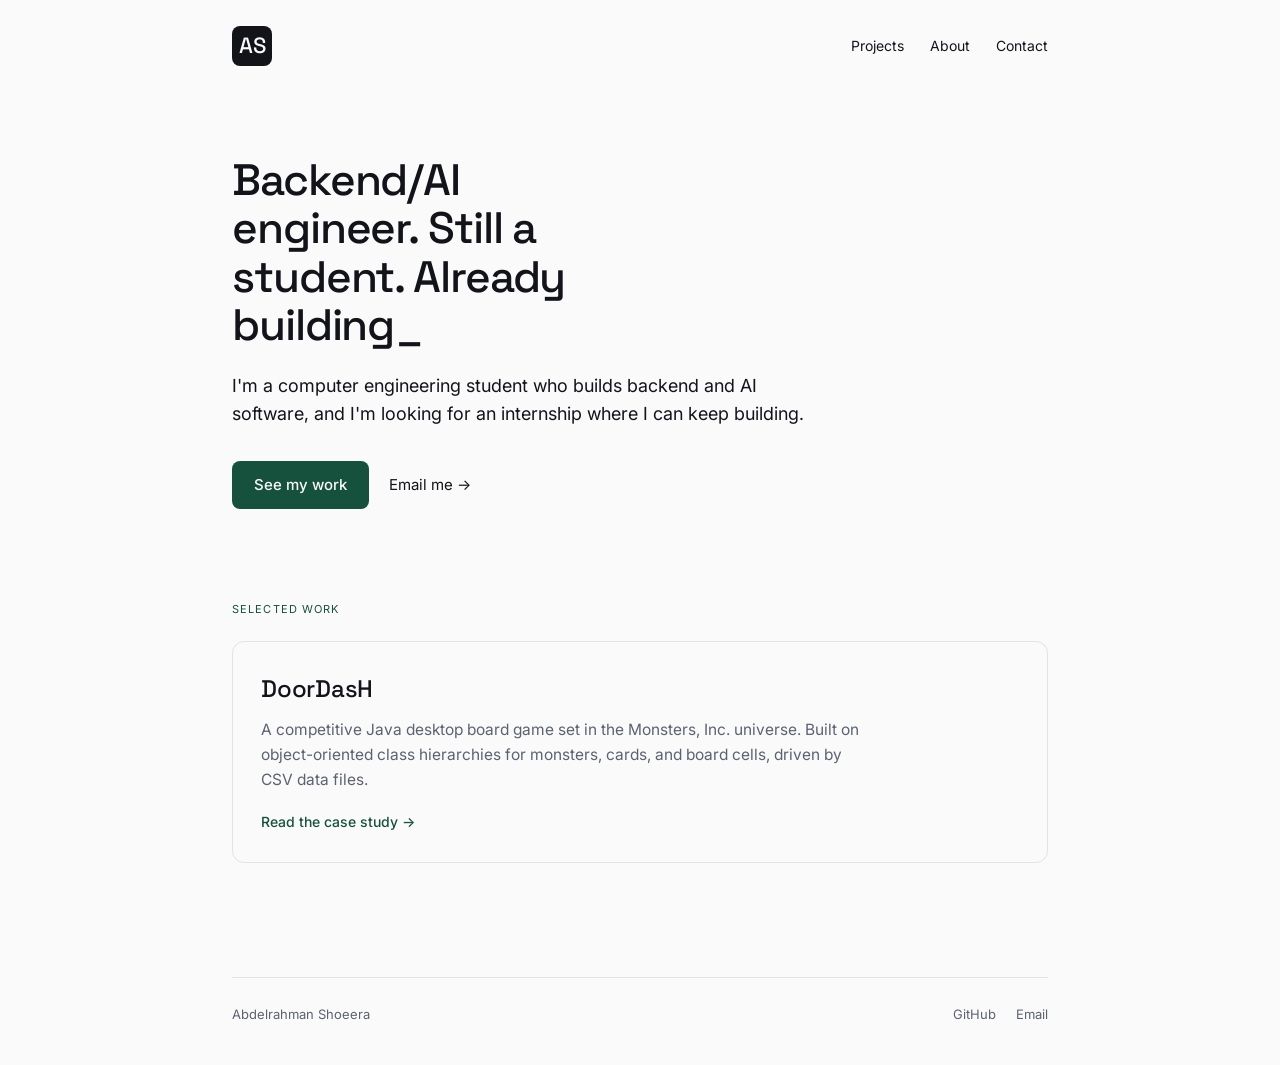
<file: index.html>
<!DOCTYPE html>
<html lang="en">
<head>
<meta charset="utf-8">
<meta name="viewport" content="width=device-width, initial-scale=1">
<title>Abdelrahman Shoeera — Backend & AI engineer</title>
<link rel="preconnect" href="https://fonts.googleapis.com">
<link rel="preconnect" href="https://fonts.gstatic.com" crossorigin>
<link href="https://fonts.googleapis.com/css2?family=Space+Grotesk:wght@400;500;700&family=Inter:wght@400;500&display=swap" rel="stylesheet">
<link rel="stylesheet" href="style.css">
<!-- BEGIN meta:auto -->
<meta name="description" content="Portfolio of Abdelrahman Shoeera — computer engineering student building backend and AI software. Looking for a summer 2026 internship.">
<link rel="canonical" href="https://abdelrahman-shoeera.is-a.dev/">

<link rel="icon" type="image/svg+xml" href="/favicon.svg">
<link rel="icon" type="image/png" sizes="32x32" href="/favicon-32.png">
<link rel="icon" type="image/png" sizes="16x16" href="/favicon-16.png">
<link rel="apple-touch-icon" sizes="180x180" href="/apple-touch-icon.png">
<link rel="shortcut icon" href="/favicon.ico">
<meta name="theme-color" content="#12141A">

<meta property="og:type" content="website">
<meta property="og:url" content="https://abdelrahman-shoeera.is-a.dev/">
<meta property="og:title" content="Abdelrahman Shoeera — Backend & AI engineer">
<meta property="og:description" content="Portfolio of Abdelrahman Shoeera — computer engineering student building backend and AI software. Looking for a summer 2026 internship.">
<meta property="og:image" content="https://abdelrahman-shoeera.is-a.dev/og-image.png">
<meta property="og:image:width" content="1200">
<meta property="og:image:height" content="630">
<meta property="og:site_name" content="Abdelrahman Shoeera">

<meta name="twitter:card" content="summary_large_image">
<meta name="twitter:title" content="Abdelrahman Shoeera — Backend & AI engineer">
<meta name="twitter:description" content="Portfolio of Abdelrahman Shoeera — computer engineering student building backend and AI software. Looking for a summer 2026 internship.">
<meta name="twitter:image" content="https://abdelrahman-shoeera.is-a.dev/og-image.png">

<!-- analytics: GoatCounter -->
<script data-goatcounter="https://abdelrahman-shoeera.goatcounter.com/count"
        async src="//gc.zgo.at/count.js"></script>
<!-- END meta:auto -->
<script type="application/ld+json">
{
  "@context": "https://schema.org",
  "@type": "Person",
  "name": "Abdelrahman Shoeera",
  "givenName": "Abdelrahman",
  "familyName": "Shoeera",
  "url": "https://abdelrahman-shoeera.is-a.dev",
  "image": "https://abdelrahman-shoeera.is-a.dev/og-image.png",
  "jobTitle": "Computer Engineering Student",
  "description": "Computer engineering student at the German University in Cairo building a backend and AI engineering portfolio.",
  "alumniOf": {
    "@type": "CollegeOrUniversity",
    "name": "German University in Cairo",
    "sameAs": "https://en.wikipedia.org/wiki/German_University_in_Cairo"
  },
  "address": {
    "@type": "PostalAddress",
    "addressLocality": "New Cairo",
    "addressCountry": "EG"
  },
  "knowsAbout": [
    "Backend Engineering",
    "AI Engineering",
    "FastAPI",
    "Python",
    "System Design"
  ],
  "sameAs": [
    "https://github.com/Abdelrahman-Shoeera",
    "https://www.linkedin.com/in/abdelrahman-shoeera/",
    "https://abdelrahman-shoeera.is-a.dev"
  ]
}
</script>
</head>
<body>
  <div class="wrap">

    <nav class="nav">
      <a class="mark" href="index.html" aria-label="Home">AS</a>
      <div class="nav-links">
        <a href="projects.html">Projects</a>
        <a href="about.html">About</a>
        <a href="contact.html">Contact</a>
      </div>
    </nav>

    <header class="hero">
      <h1>Backend/AI engineer. Still a student. Already building<span class="cursor">_</span></h1>
      <p class="lede">I'm a computer engineering student who builds backend and AI software, and I'm looking for an internship where I can keep building.</p>
      <div class="cta-row">
        <a class="btn" href="projects.html">See my work</a>
        <a class="btn-ghost" href="mailto:abdelrahman.shoiera@gmail.com">Email me &rarr;</a>
      </div>
    </header>

    <section class="work">
      <p class="eyebrow">Selected work</p>
      <a class="project-card" href="doordash.html">
        <h2>DoorDasH</h2>
        <p>A competitive Java desktop board game set in the Monsters, Inc. universe. Built on object-oriented class hierarchies for monsters, cards, and board cells, driven by CSV data files.</p>
        <span class="card-link">Read the case study &rarr;</span>
      </a>
    </section>

    <footer class="footer">
      <span>Abdelrahman Shoeera</span>
      <div class="footer-links">
        <a href="https://github.com/Abdelrahman-Shoeera">GitHub</a>
        <a href="mailto:abdelrahman.shoiera@gmail.com">Email</a>
      </div>
    </footer>

  </div>
</body>
</html>
</file>
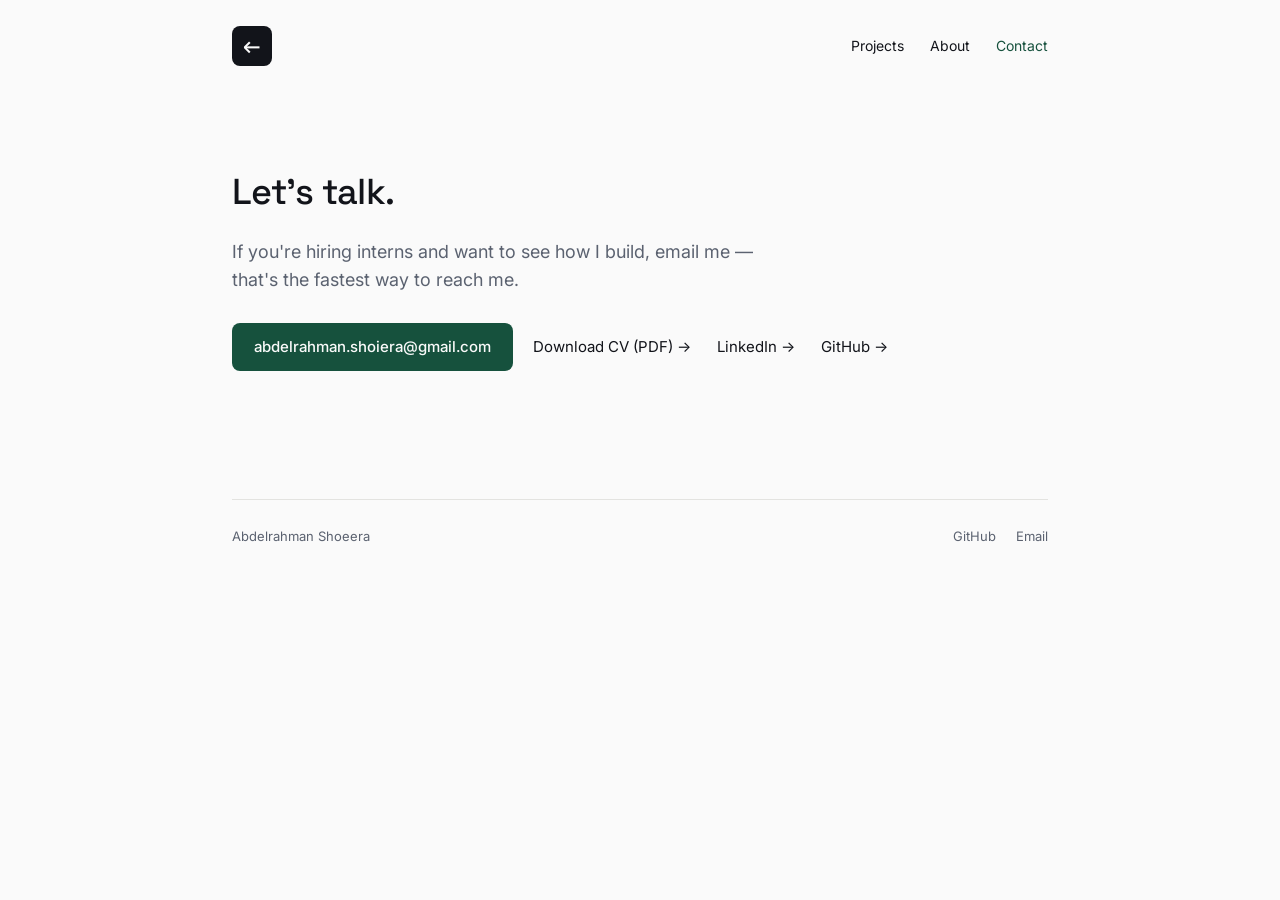
<file: contact.html>
<!DOCTYPE html>
<html lang="en">
<head>
<meta charset="utf-8">
<meta name="viewport" content="width=device-width, initial-scale=1">
<title>Contact — Abdelrahman Shoeera</title>
<link rel="preconnect" href="https://fonts.googleapis.com">
<link rel="preconnect" href="https://fonts.gstatic.com" crossorigin>
<link href="https://fonts.googleapis.com/css2?family=Space+Grotesk:wght@400;500;700&family=Inter:wght@400;500&display=swap" rel="stylesheet">
<link rel="stylesheet" href="style.css">
<!-- BEGIN meta:auto -->
<meta name="description" content="Get in touch with Abdelrahman Shoeera — email, GitHub, LinkedIn.">
<link rel="canonical" href="https://abdelrahman-shoeera.is-a.dev/contact.html">

<link rel="icon" type="image/svg+xml" href="/favicon.svg">
<link rel="icon" type="image/png" sizes="32x32" href="/favicon-32.png">
<link rel="icon" type="image/png" sizes="16x16" href="/favicon-16.png">
<link rel="apple-touch-icon" sizes="180x180" href="/apple-touch-icon.png">
<link rel="shortcut icon" href="/favicon.ico">
<meta name="theme-color" content="#12141A">

<meta property="og:type" content="website">
<meta property="og:url" content="https://abdelrahman-shoeera.is-a.dev/contact.html">
<meta property="og:title" content="Contact — Abdelrahman Shoeera">
<meta property="og:description" content="Get in touch with Abdelrahman Shoeera — email, GitHub, LinkedIn.">
<meta property="og:image" content="https://abdelrahman-shoeera.is-a.dev/og-image.png">
<meta property="og:image:width" content="1200">
<meta property="og:image:height" content="630">
<meta property="og:site_name" content="Abdelrahman Shoeera">

<meta name="twitter:card" content="summary_large_image">
<meta name="twitter:title" content="Contact — Abdelrahman Shoeera">
<meta name="twitter:description" content="Get in touch with Abdelrahman Shoeera — email, GitHub, LinkedIn.">
<meta name="twitter:image" content="https://abdelrahman-shoeera.is-a.dev/og-image.png">

<!-- analytics: GoatCounter -->
<script data-goatcounter="https://abdelrahman-shoeera.goatcounter.com/count"
        async src="//gc.zgo.at/count.js"></script>
<!-- END meta:auto -->
</head>
<body>
  <div class="wrap">

    <nav class="nav">
     <a class="mark" href="index.html" aria-label="Home" title="Home">←</a>
      <div class="nav-links">
        <a href="projects.html">Projects</a>
        <a href="about.html">About</a>
        <a href="contact.html" aria-current="page">Contact</a>
      </div>
    </nav>

    <section class="contact">
      <h1>Let's talk.</h1>
      <p>If you're hiring interns and want to see how I build, email me — that's the fastest way to reach me.</p>
      <div class="cta-row">
        <a class="btn" href="mailto:abdelrahman.shoiera@gmail.com">abdelrahman.shoiera@gmail.com</a>
        <a class="btn-ghost" href="Abdelrahman_Shoeera_CV.pdf" download>Download CV (PDF) →</a>
        <a class="btn-ghost" href="https://www.linkedin.com/in/abdelrahman-shoeera/">LinkedIn &rarr;</a>
        <a class="btn-ghost" href="https://github.com/Abdelrahman-Shoeera">GitHub &rarr;</a>
      </div>
    </section>

    <footer class="footer">
      <span>Abdelrahman Shoeera</span>
      <div class="footer-links">
        <a href="https://github.com/Abdelrahman-Shoeera">GitHub</a>
        <a href="mailto:abdelrahman.shoiera@gmail.com">Email</a>
      </div>
    </footer>

  </div>
</body>
</html>
</file>
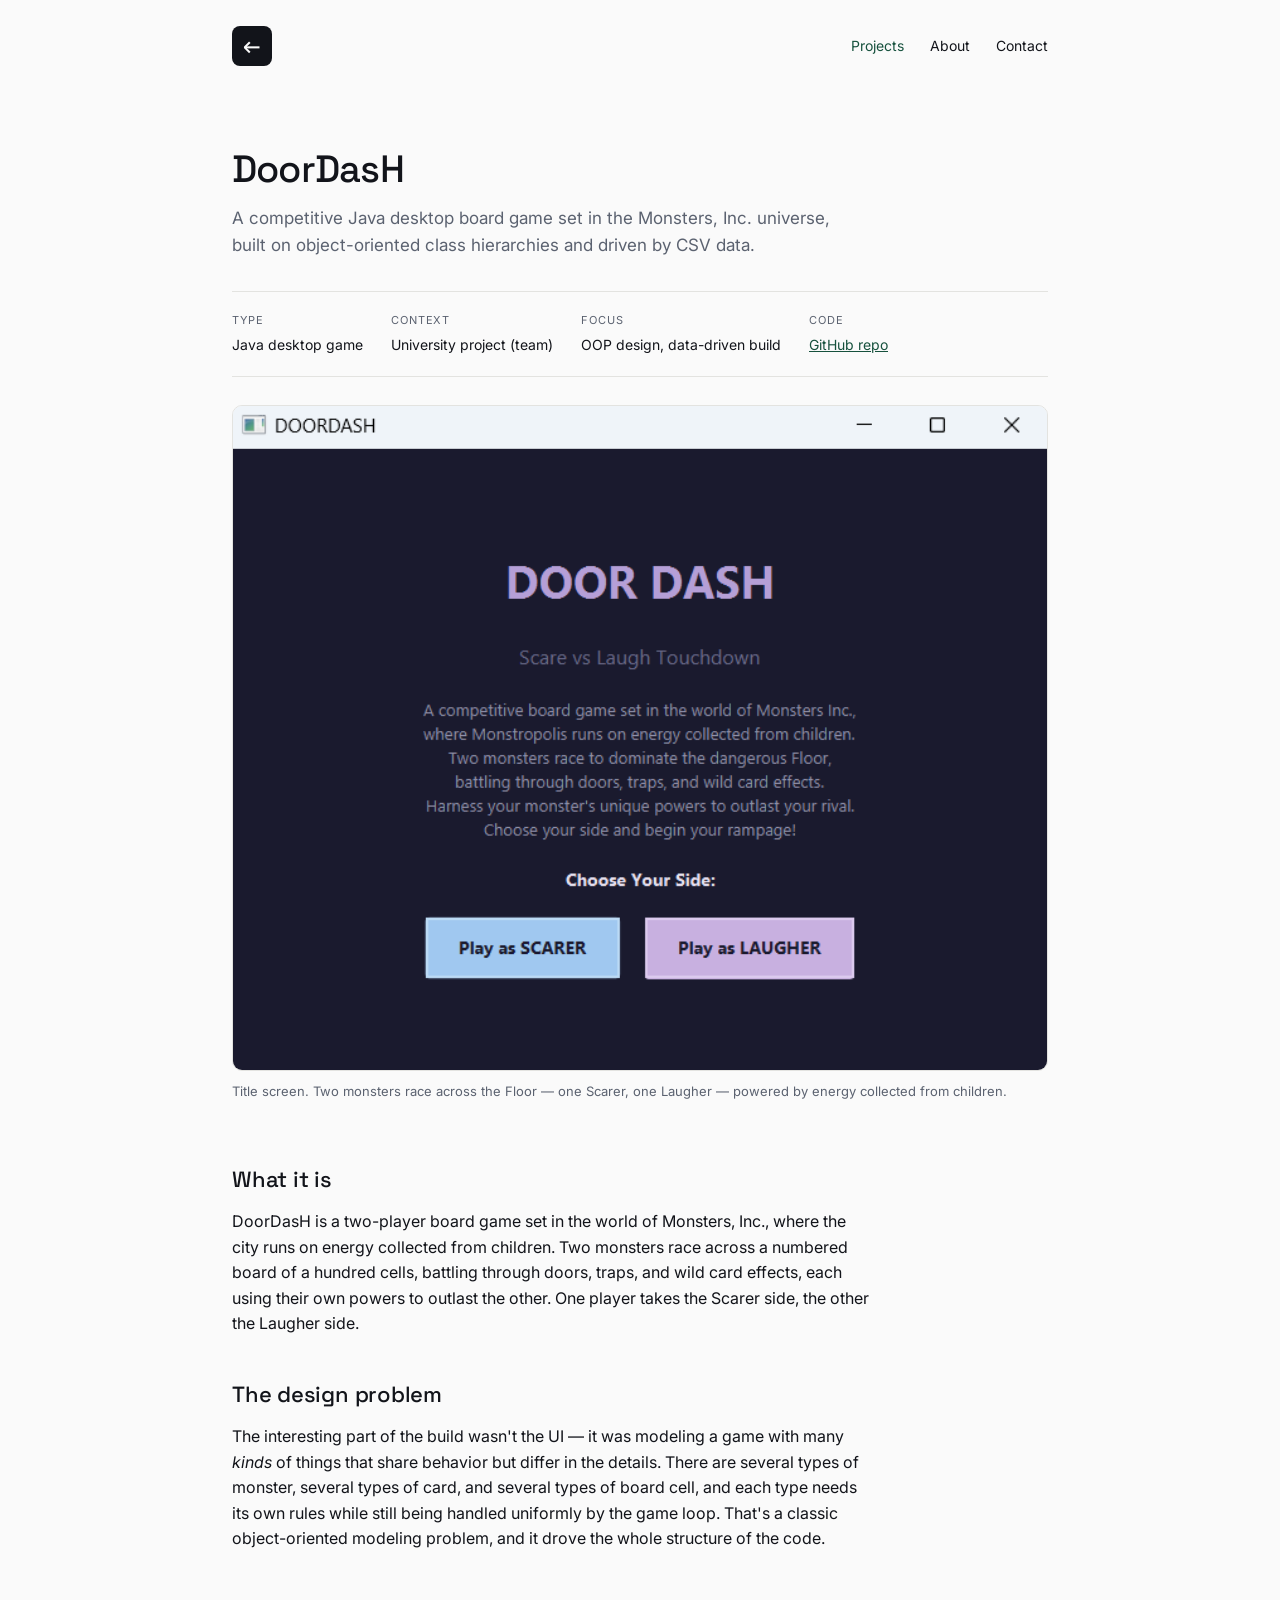
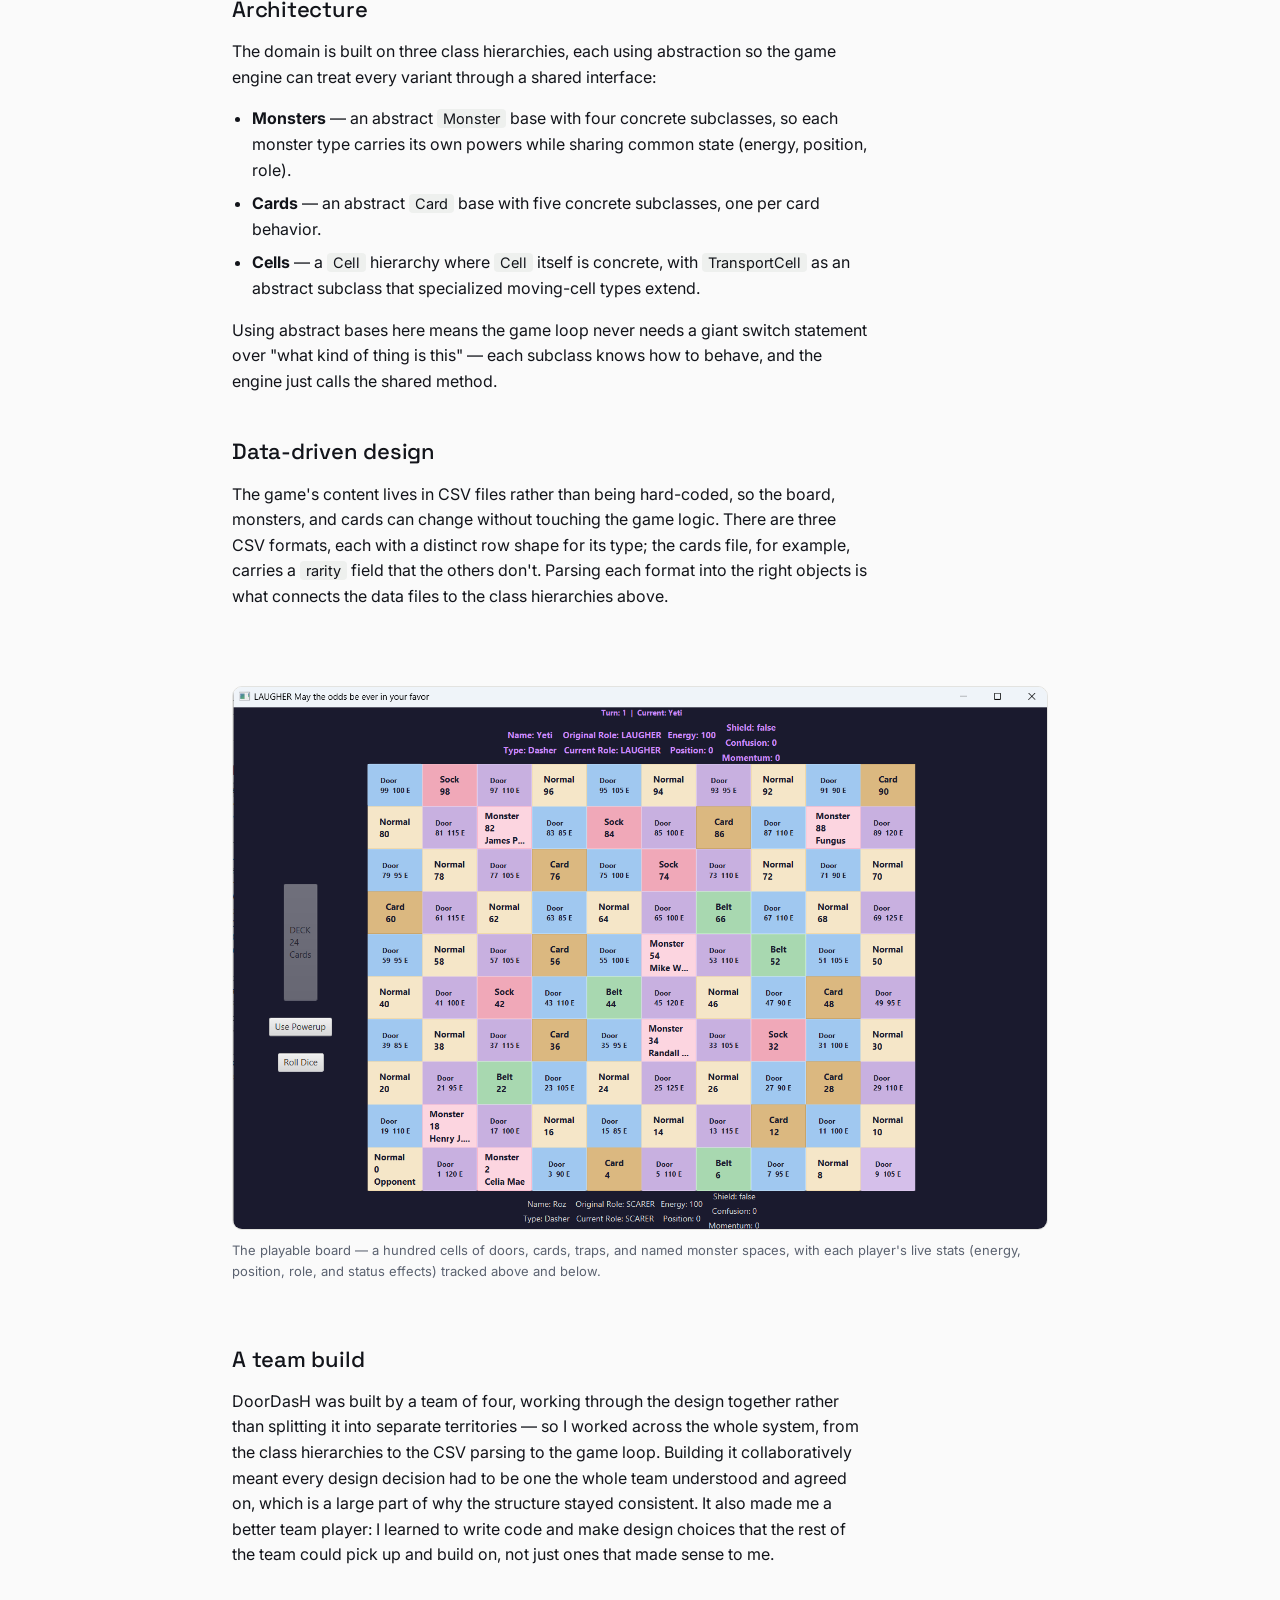
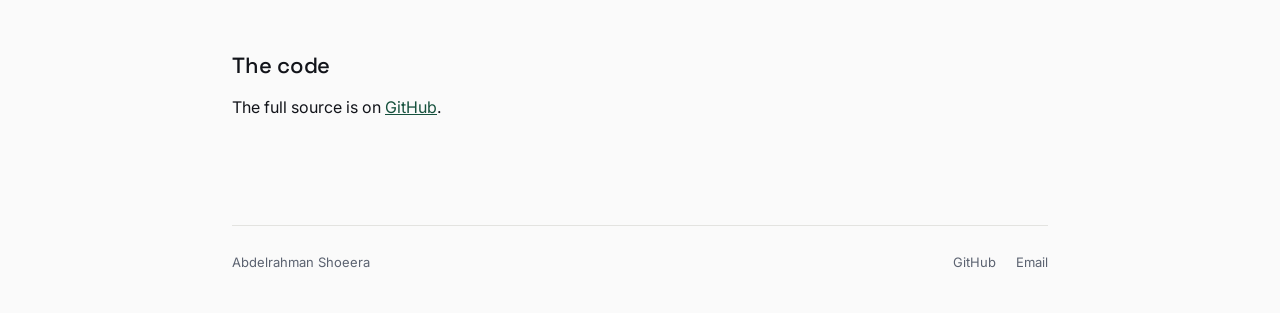
<file: doordash.html>
<!DOCTYPE html>
<html lang="en">
<head>
<meta charset="utf-8">
<meta name="viewport" content="width=device-width, initial-scale=1">
<title>DoorDasH — Case study — Abdelrahman Shoeera</title>
<link rel="preconnect" href="https://fonts.googleapis.com">
<link rel="preconnect" href="https://fonts.gstatic.com" crossorigin>
<link href="https://fonts.googleapis.com/css2?family=Space+Grotesk:wght@400;500;700&family=Inter:wght@400;500&display=swap" rel="stylesheet">
<link rel="stylesheet" href="style.css">
<!-- BEGIN meta:auto -->
<meta name="description" content="DoorDasH — a competitive Java desktop board game set in the Monsters, Inc. universe. Case study by Abdelrahman Shoeera.">
<link rel="canonical" href="https://abdelrahman-shoeera.is-a.dev/doordash.html">

<link rel="icon" type="image/svg+xml" href="/favicon.svg">
<link rel="icon" type="image/png" sizes="32x32" href="/favicon-32.png">
<link rel="icon" type="image/png" sizes="16x16" href="/favicon-16.png">
<link rel="apple-touch-icon" sizes="180x180" href="/apple-touch-icon.png">
<link rel="shortcut icon" href="/favicon.ico">
<meta name="theme-color" content="#12141A">

<meta property="og:type" content="website">
<meta property="og:url" content="https://abdelrahman-shoeera.is-a.dev/doordash.html">
<meta property="og:title" content="DoorDasH — Case study — Abdelrahman Shoeera">
<meta property="og:description" content="DoorDasH — a competitive Java desktop board game set in the Monsters, Inc. universe. Case study by Abdelrahman Shoeera.">
<meta property="og:image" content="https://abdelrahman-shoeera.is-a.dev/og-image.png">
<meta property="og:image:width" content="1200">
<meta property="og:image:height" content="630">
<meta property="og:site_name" content="Abdelrahman Shoeera">

<meta name="twitter:card" content="summary_large_image">
<meta name="twitter:title" content="DoorDasH — Case study — Abdelrahman Shoeera">
<meta name="twitter:description" content="DoorDasH — a competitive Java desktop board game set in the Monsters, Inc. universe. Case study by Abdelrahman Shoeera.">
<meta name="twitter:image" content="https://abdelrahman-shoeera.is-a.dev/og-image.png">

<!-- analytics: GoatCounter -->
<script data-goatcounter="https://abdelrahman-shoeera.goatcounter.com/count"
        async src="//gc.zgo.at/count.js"></script>
<!-- END meta:auto -->
</head>
<body>
  <div class="wrap">

    <nav class="nav">
       <a class="mark" href="index.html" aria-label="Home" title="Home">←</a>
      <div class="nav-links">
        <a href="projects.html" aria-current="page">Projects</a>
        <a href="about.html">About</a>
        <a href="contact.html">Contact</a>
      </div>
    </nav>

    <div class="page-head">
      <h1>DoorDasH</h1>
      <p class="sub">A competitive Java desktop board game set in the Monsters,&nbsp;Inc. universe, built on object-oriented class hierarchies and driven by CSV data.</p>
    </div>

    <div class="meta-row">
      <div class="meta-item"><p class="k">Type</p><p class="v">Java desktop game</p></div>
      <div class="meta-item"><p class="k">Context</p><p class="v">University project (team)</p></div>
      <div class="meta-item"><p class="k">Focus</p><p class="v">OOP design, data-driven build</p></div>
      <div class="meta-item"><p class="k">Code</p><p class="v"><a href="https://github.com/Abdelrahman-Shoeera/DoorDash-game">GitHub repo</a></p></div>
    </div>

    <figure class="figure">
      <img src="doordash-title.png" alt="DoorDasH title screen: Scare vs Laugh Touchdown, with Play as Scarer and Play as Laugher options">
      <figcaption>Title screen. Two monsters race across the Floor — one Scarer, one Laugher — powered by energy collected from children.</figcaption>
    </figure>

    <div class="prose">
      <h2>What it is</h2>
      <p>DoorDasH is a two-player board game set in the world of Monsters,&nbsp;Inc., where the city runs on energy collected from children. Two monsters race across a numbered board of a hundred cells, battling through doors, traps, and wild card effects, each using their own powers to outlast the other. One player takes the Scarer side, the other the Laugher side.</p>

      <h2>The design problem</h2>
      <p>The interesting part of the build wasn't the UI — it was modeling a game with many <em>kinds</em> of things that share behavior but differ in the details. There are several types of monster, several types of card, and several types of board cell, and each type needs its own rules while still being handled uniformly by the game loop. That's a classic object-oriented modeling problem, and it drove the whole structure of the code.</p>

      <h2>Architecture</h2>
      <p>The domain is built on three class hierarchies, each using abstraction so the game engine can treat every variant through a shared interface:</p>
      <ul>
        <li><strong>Monsters</strong> &mdash; an abstract <code>Monster</code> base with four concrete subclasses, so each monster type carries its own powers while sharing common state (energy, position, role).</li>
        <li><strong>Cards</strong> &mdash; an abstract <code>Card</code> base with five concrete subclasses, one per card behavior.</li>
        <li><strong>Cells</strong> &mdash; a <code>Cell</code> hierarchy where <code>Cell</code> itself is concrete, with <code>TransportCell</code> as an abstract subclass that specialized moving-cell types extend.</li>
      </ul>
      <p>Using abstract bases here means the game loop never needs a giant switch statement over "what kind of thing is this" &mdash; each subclass knows how to behave, and the engine just calls the shared method.</p>

      <h2>Data-driven design</h2>
      <p>The game's content lives in CSV files rather than being hard-coded, so the board, monsters, and cards can change without touching the game logic. There are three CSV formats, each with a distinct row shape for its type; the cards file, for example, carries a <code>rarity</code> field that the others don't. Parsing each format into the right objects is what connects the data files to the class hierarchies above.</p>
    </div>

    <figure class="figure">
      <img src="doordash-board.png" alt="DoorDasH gameplay board: a 100-cell grid with doors, cards, socks, belts, and named monster cells, plus player stat panels">
      <figcaption>The playable board — a hundred cells of doors, cards, traps, and named monster spaces, with each player's live stats (energy, position, role, and status effects) tracked above and below.</figcaption>
    </figure>

    <div class="prose">
      <h2>A team build</h2>
      <p>DoorDasH was built by a team of four, working through the design together rather than splitting it into separate territories &mdash; so I worked across the whole system, from the class hierarchies to the CSV parsing to the game loop. Building it collaboratively meant every design decision had to be one the whole team understood and agreed on, which is a large part of why the structure stayed consistent. It also made me a better team player: I learned to write code and make design choices that the rest of the team could pick up and build on, not just ones that made sense to me.</p>
    </div>

    <div class="prose">
      <h2>The code</h2>
      <p>The full source is on <a href="https://github.com/Abdelrahman-Shoeera/DoorDash-game">GitHub</a>.</p>
    </div>

    <footer class="footer">
      <span>Abdelrahman Shoeera</span>
      <div class="footer-links">
        <a href="https://github.com/Abdelrahman-Shoeera">GitHub</a>
        <a href="mailto:abdelrahman.shoiera@gmail.com">Email</a>
      </div>
    </footer>

  </div>
</body>
</html>
</file>
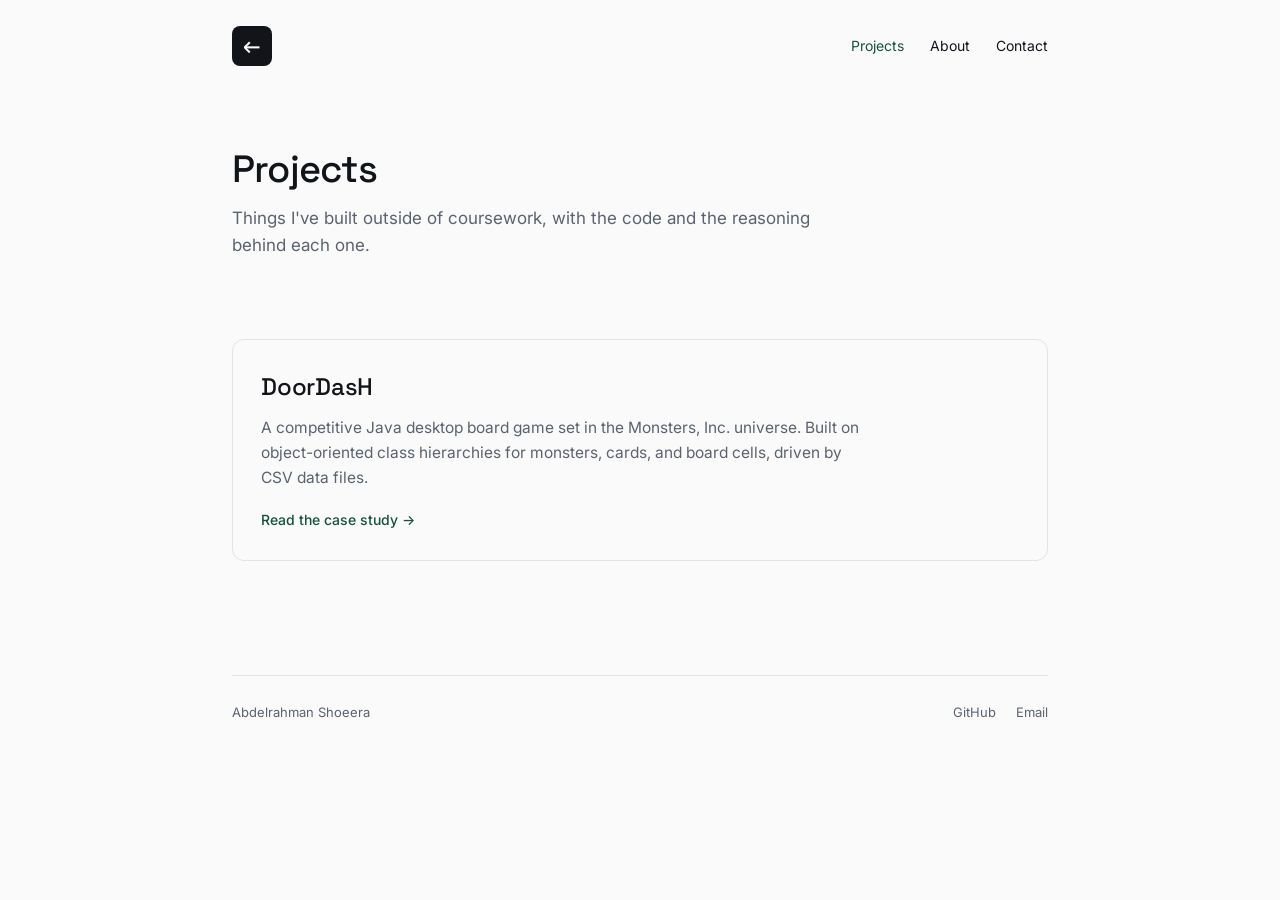
<file: projects.html>
<!DOCTYPE html>
<html lang="en">
<head>
<meta charset="utf-8">
<meta name="viewport" content="width=device-width, initial-scale=1">
<title>Projects — Abdelrahman Shoeera</title>
<link rel="preconnect" href="https://fonts.googleapis.com">
<link rel="preconnect" href="https://fonts.gstatic.com" crossorigin>
<link href="https://fonts.googleapis.com/css2?family=Space+Grotesk:wght@400;500;700&family=Inter:wght@400;500&display=swap" rel="stylesheet">
<link rel="stylesheet" href="style.css">
<!-- BEGIN meta:auto -->
<meta name="description" content="Selected projects by Abdelrahman Shoeera — backend systems, AI experiments, and Java desktop games.">
<link rel="canonical" href="https://abdelrahman-shoeera.is-a.dev/projects.html">

<link rel="icon" type="image/svg+xml" href="/favicon.svg">
<link rel="icon" type="image/png" sizes="32x32" href="/favicon-32.png">
<link rel="icon" type="image/png" sizes="16x16" href="/favicon-16.png">
<link rel="apple-touch-icon" sizes="180x180" href="/apple-touch-icon.png">
<link rel="shortcut icon" href="/favicon.ico">
<meta name="theme-color" content="#12141A">

<meta property="og:type" content="website">
<meta property="og:url" content="https://abdelrahman-shoeera.is-a.dev/projects.html">
<meta property="og:title" content="Projects — Abdelrahman Shoeera">
<meta property="og:description" content="Selected projects by Abdelrahman Shoeera — backend systems, AI experiments, and Java desktop games.">
<meta property="og:image" content="https://abdelrahman-shoeera.is-a.dev/og-image.png">
<meta property="og:image:width" content="1200">
<meta property="og:image:height" content="630">
<meta property="og:site_name" content="Abdelrahman Shoeera">

<meta name="twitter:card" content="summary_large_image">
<meta name="twitter:title" content="Projects — Abdelrahman Shoeera">
<meta name="twitter:description" content="Selected projects by Abdelrahman Shoeera — backend systems, AI experiments, and Java desktop games.">
<meta name="twitter:image" content="https://abdelrahman-shoeera.is-a.dev/og-image.png">

<!-- analytics: GoatCounter -->
<script data-goatcounter="https://abdelrahman-shoeera.goatcounter.com/count"
        async src="//gc.zgo.at/count.js"></script>
<!-- END meta:auto -->
</head>
<body>
  <div class="wrap">

    <nav class="nav">
      <a class="mark" href="index.html" aria-label="Home" title="Home">←</a>
      <div class="nav-links">
        <a href="projects.html" aria-current="page">Projects</a>
        <a href="about.html">About</a>
        <a href="contact.html">Contact</a>
      </div>
    </nav>

    <div class="page-head">
      <h1>Projects</h1>
      <p class="sub">Things I've built outside of coursework, with the code and the reasoning behind each one.</p>
    </div>

    <section class="work">
      <a class="project-card" href="doordash.html">
        <h2>DoorDasH</h2>
        <p>A competitive Java desktop board game set in the Monsters, Inc. universe. Built on object-oriented class hierarchies for monsters, cards, and board cells, driven by CSV data files.</p>
        <span class="card-link">Read the case study &rarr;</span>
      </a>
    </section>

    <footer class="footer">
      <span>Abdelrahman Shoeera</span>
      <div class="footer-links">
        <a href="https://github.com/Abdelrahman-Shoeera">GitHub</a>
        <a href="mailto:abdelrahman.shoiera@gmail.com">Email</a>
      </div>
    </footer>

  </div>
</body>
</html>
</file>
<file: style.css>
:root{
  --ink:#12141A;
  --paper:#FAFAFA;
  --pine:#16513D;
  --muted:#5B6270;
  --rule:#E3E3E0;
  --display:'Space Grotesk',system-ui,sans-serif;
  --body:'Inter',system-ui,sans-serif;
}
*{box-sizing:border-box}
html{scroll-behavior:smooth}
body{
  margin:0;
  background:var(--paper);
  color:var(--ink);
  font-family:var(--body);
  font-size:16px;
  line-height:1.6;
  -webkit-font-smoothing:antialiased;
}
.wrap{max-width:880px;margin:0 auto;padding:0 32px}

/* nav */
.nav{display:flex;align-items:center;justify-content:space-between;padding:26px 0}
.mark{
  background:var(--ink);
  color:var(--paper);
  width:40px;
  height:40px;
  border-radius:8px;
  display:flex;
  align-items:center;
  justify-content:center;
  font-family:var(--display);
  font-weight:500;
  font-size:22px;
  text-decoration:none;
  flex:0 0 auto;
  transition:background .15s ease, transform .15s ease;
}

.mark:hover{
  background:var(--pine);
  transform:translateX(-2px);
}
.nav-links{display:flex;gap:26px}
.nav-links a{font-size:14px;color:var(--ink);text-decoration:none}
.nav-links a:hover{color:var(--pine)}
.nav-links a[aria-current="page"]{color:var(--pine)}

/* hero (home) */
.hero{padding:64px 0 20px}
.hero h1{
  font-family:var(--display);font-weight:500;
  font-size:44px;letter-spacing:-.025em;line-height:1.1;
  margin:0 0 22px;max-width:14ch;
}
.lede{font-size:18px;color:var(--ink);max-width:52ch;margin:0 0 32px;line-height:1.6}
.cta-row{display:flex;gap:14px;flex-wrap:wrap;align-items:center}
.btn{
  background:var(--pine);color:var(--paper);
  text-decoration:none;font-size:15px;font-weight:500;
  padding:12px 22px;border-radius:8px;transition:opacity .15s ease;
}
.btn:hover{opacity:.88}
.btn-ghost{color:var(--ink);text-decoration:none;font-size:15px;padding:12px 6px}
.btn-ghost:hover{color:var(--pine)}

/* eyebrow + section labels */
.eyebrow{
  font-family:var(--body);font-size:11px;letter-spacing:.1em;
  text-transform:uppercase;color:var(--pine);margin:0 0 22px;
}

/* selected work / project list */
.work{padding:72px 0 40px}
.project-card{
  display:block;text-decoration:none;color:inherit;
  border:1px solid var(--rule);border-radius:12px;
  padding:28px;transition:border-color .15s ease;margin-bottom:18px;
}
.project-card:hover{border-color:var(--ink)}
.project-card h2{
  font-family:var(--display);font-weight:500;font-size:24px;
  letter-spacing:-.01em;margin:0 0 10px;
}
.project-card p{color:var(--muted);margin:0 0 16px;max-width:60ch;font-size:15.5px}
.card-link{color:var(--pine);font-size:14px;font-weight:500}

/* generic page header */
.page-head{padding:56px 0 8px}
.page-head h1{
  font-family:var(--display);font-weight:500;font-size:38px;
  letter-spacing:-.02em;line-height:1.12;margin:0 0 14px;
}
.page-head .sub{font-size:17px;color:var(--muted);max-width:56ch;margin:0}

/* prose (long-form) */
.prose{padding:32px 0}
.prose h2{
  font-family:var(--display);font-weight:500;font-size:22px;
  letter-spacing:-.01em;margin:40px 0 12px;
}
.prose h2:first-child{margin-top:0}
.prose p{margin:0 0 16px;max-width:64ch}
.prose ul{max-width:64ch;padding-left:20px;margin:0 0 16px}
.prose li{margin:0 0 8px}
.prose a{color:var(--pine)}
.prose code{
  font-family:var(--body);background:#EEF0EE;padding:1px 6px;
  border-radius:4px;font-size:14.5px;
}

/* meta row (case study facts) */
.meta-row{
  display:flex;gap:28px;flex-wrap:wrap;
  padding:20px 0;border-top:1px solid var(--rule);border-bottom:1px solid var(--rule);
  margin:24px 0 8px;
}
.meta-item .k{font-size:11px;letter-spacing:.08em;text-transform:uppercase;color:var(--muted);margin:0 0 4px}
.meta-item .v{font-size:14px;margin:0}
.meta-item .v a{color:var(--pine)}

/* figures */
.figure{margin:28px 0}
.figure img{width:100%;border:1px solid var(--rule);border-radius:10px;display:block}
.figure figcaption{font-size:13px;color:var(--muted);margin:10px 0 0}

/* callout (honest bug note) */
.callout{
  border-left:3px solid var(--pine);padding:4px 0 4px 20px;margin:28px 0;
}
.callout p{margin:0 0 8px;max-width:62ch}
.callout p:last-child{margin:0}
.callout .tag{font-size:11px;letter-spacing:.08em;text-transform:uppercase;color:var(--pine);font-weight:500}

/* placeholder (needs your input) */
.todo{
  background:#FFF7E6;border:1px dashed #E0B84D;border-radius:8px;
  padding:16px 18px;margin:24px 0;font-size:14.5px;color:#6b5518;max-width:64ch;
}

/* about */
.about-grid{display:grid;grid-template-columns:200px 1fr;gap:36px;align-items:start;padding:40px 0}
.about-grid img{width:100%;border-radius:12px;border:1px solid var(--rule);display:block}
.about-grid .bio p{margin:0 0 16px;max-width:58ch}

/* contact */
.contact{padding:72px 0}
.contact h1{font-family:var(--display);font-weight:500;font-size:36px;letter-spacing:-.02em;margin:0 0 16px}
.contact p{font-size:18px;color:var(--muted);max-width:50ch;margin:0 0 28px}

/* footer */
.footer{
  margin-top:56px;padding:26px 0 40px;border-top:1px solid var(--rule);
  display:flex;align-items:center;justify-content:space-between;
  gap:16px;flex-wrap:wrap;font-size:13px;color:var(--muted);
}
.footer-links{display:flex;gap:20px}
.footer-links a{color:var(--muted);text-decoration:none}
.footer-links a:hover{color:var(--pine)}

/* quality floor */
a:focus-visible,.mark:focus-visible{outline:2px solid var(--pine);outline-offset:3px;border-radius:4px}
@media (prefers-reduced-motion:reduce){*{transition:none!important;scroll-behavior:auto!important}}

@media (max-width:640px){
  .about-grid{grid-template-columns:1fr;gap:22px}
  .about-grid img{max-width:200px}
}
@media (max-width:560px){
  .wrap{padding:0 20px}
  .hero{padding:44px 0 12px}
  .hero h1{font-size:34px}
  .lede{font-size:17px}
  .page-head h1{font-size:30px}
}

/* ============================================================
   Terminal
   ============================================================ */

.terminal-section {
  padding: 40px 0;
}

.terminal-hint {
  color: #666;
  font-size: 14px;
  margin-bottom: 16px;
  font-family: "Inter", sans-serif;
}

.terminal-hint code {
  background: #f0f0f0;
  padding: 2px 6px;
  border-radius: 3px;
  font-family: "JetBrains Mono", monospace;
  font-size: 13px;
}

.terminal {
  background: #0d1117;
  border-radius: 8px;
  box-shadow: 0 8px 24px rgba(0, 0, 0, 0.15);
  overflow: hidden;
  font-family: "JetBrains Mono", "Courier New", monospace;
  font-size: 14px;
  line-height: 1.6;
  max-height: 600px;
  cursor: text;
  display: flex;            
  flex-direction: column;    
}

.terminal-header {
  background: #21262d;
  padding: 10px 14px;
  display: flex;
  align-items: center;
  gap: 8px;
  position: sticky;
  top: 0;
  z-index: 1;
}

.terminal-dot {
  width: 12px;
  height: 12px;
  border-radius: 50%;
  display: inline-block;
}

.dot-red    { background: #ff5f56; }
.dot-yellow { background: #ffbd2e; }
.dot-green  { background: #27c93f; }

.terminal-title {
  color: #8b949e;
  font-size: 12px;
  margin-left: 12px;
  font-family: "JetBrains Mono", monospace;
}

.terminal-body {
  padding: 16px;
  color: #c9d1d9;
  flex: 1;                    
  overflow-y: auto;           
  min-height: 0;              
}

.terminal-line {
  white-space: pre-wrap;
  word-break: break-word;
  margin-bottom: 4px;
}

.terminal-line.echo {
  color: #c9d1d9;
  margin-top: 12px;
}

.terminal-line.output {
  color: #c9d1d9;
  margin-bottom: 12px;
}

.terminal-line.error {
  color: #f85149;
  margin-bottom: 12px;
}

.terminal-prompt {
  color: #7ee787;
  user-select: none;
}

.terminal-input-line {
  padding: 0 16px 16px 16px;
  display: flex;
  align-items: center;
  gap: 8px;
  color: #c9d1d9;
}

.terminal-input {
  background: transparent;
  border: none;
  outline: none;
  color: #c9d1d9;
  font-family: "JetBrains Mono", "Courier New", monospace;
  font-size: 14px;
  flex: 1;
  padding: 0;
  caret-color: transparent;
}

.terminal-cursor {
  color: #c9d1d9;
  animation: blink 1s step-end infinite;
  user-select: none;
}

#boot-message {
  display: none;
  text-align: left;
  max-width: 90%;
  margin: 0 auto;
}

/* Mobile */
@media (max-width: 600px) {
  .terminal { font-size: 12px; }
  .terminal-input { font-size: 16px; }   /* prevents iOS auto-zoom on focus */
  .terminal-title { display: none; }
  .about-layout{
    grid-template-columns:1fr;
    gap:22px;
  }
}


.cursor {
  display: inline-block;
  margin-left: 2px;
  animation: blink 1s step-end infinite;
}
@keyframes blink {
  50% { opacity: 0; }
}
</file>
